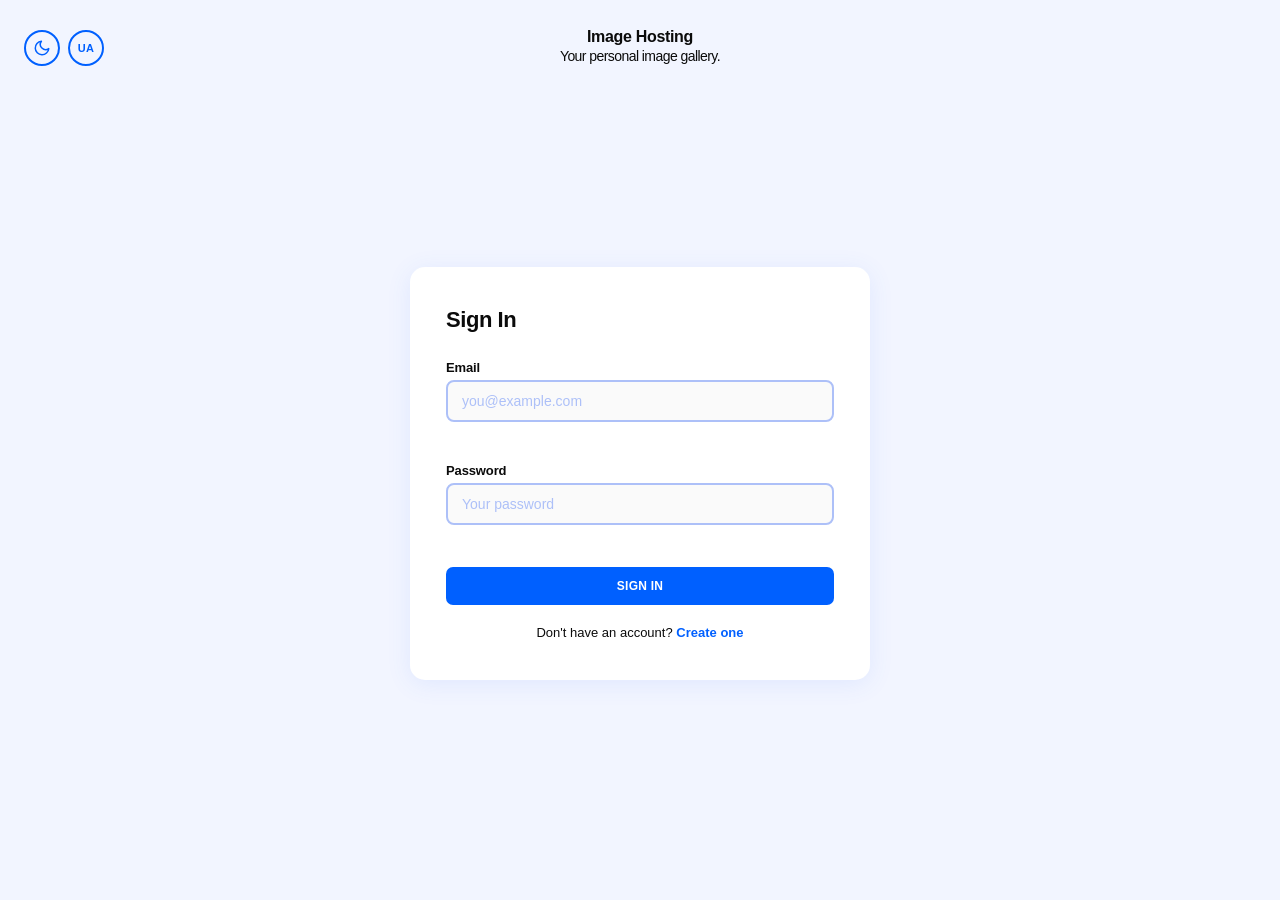
<file: services/frontend/index.html>
<!doctype html>
<html lang="en">
  <head>
    <meta charset="UTF-8" />
    <meta name="viewport" content="width=device-width, initial-scale=1.0" />
    <meta http-equiv="X-UA-Compatible" content="ie=edge" />
    <title>Image Hosting - Sign In</title>
    <link rel="icon" type="image/x-icon" href="base_images/ico/favicon.ico" />
    <script>
    /* Apply saved theme before first CSS paint to prevent flash of wrong theme. */
    (function () {
      var t = localStorage.getItem("theme");
      if (t) document.documentElement.setAttribute("data-theme", t);
    })();
  </script>
  <link rel="stylesheet" href="css/theme.css" />
  <link rel="stylesheet" href="css/auth.css" />
    <script src="js/theme.js" defer></script>
  <script src="js/lang.js" defer></script>
  <script src="js/index.js" defer></script>
  </head>
  <body>
    <div class="page-container">
      <header class="header-container">
        <a href="index.html" class="header-link">
          <h1 class="header-title">Image Hosting</h1>
        </a>
        <p class="header-subtitle" data-i18n="account.subtitle">Your personal image gallery.</p>
      </header>

      <main class="auth-container">
        <div class="auth-card">
          <h2 class="auth-heading" data-i18n="index.heading">Sign In</h2>

          <form class="auth-form" id="login-form" novalidate>
            <div class="form-group">
              <label for="email" data-i18n="index.label.email">Email</label>
              <input
                type="email"
                id="email"
                name="email"
                placeholder="you@example.com"
                autocomplete="email"
                required
              />
              <span class="field-error" id="email-error"></span>
            </div>

            <div class="form-group">
              <label for="password" data-i18n="index.label.pass">Password</label>
              <input
                type="password"
                id="password"
                name="password"
                placeholder="Your password"
                autocomplete="current-password"
                required
              />
              <span class="field-error" id="password-error"></span>
            </div>

            <button type="submit" class="btn btn-primary" id="login-btn" data-i18n="index.btn.submit">
              Sign In
            </button>
          </form>

          <p class="auth-switch">
            <span data-i18n="index.switch">Don't have an account?</span>
            <a href="register.html" class="auth-link" data-i18n="index.switch.link">Create one</a>
          </p>
        </div>
      </main>
    </div>

    <!-- Wrong credentials modal -->
    <div class="modal-overlay" id="wrong-credentials-overlay" role="dialog" aria-modal="true" aria-labelledby="wc-title" hidden>
      <div class="modal">
        <h3 class="modal-title" id="wc-title" data-i18n="index.modal.wrong_creds.title">Sign In Failed</h3>
        <p class="modal-body" data-i18n="index.modal.wrong_creds.body">Incorrect email or password. Please try again.</p>
        <div class="modal-actions">
          <button class="btn btn-primary" id="wrong-credentials-ok" data-i18n="modal.btn.ok">OK</button>
        </div>
      </div>
    </div>

    <!--
      Account locked modal.
      Body text is filled by index.js from the server response's `detail` field, so the wait time always matches the backend config.
    -->
    <div class="modal-overlay" id="account-locked-overlay" role="dialog" aria-modal="true" aria-labelledby="al-title" hidden>
      <div class="modal">
        <h3 class="modal-title" id="al-title" data-i18n="index.modal.locked.title">Account Temporarily Locked</h3>
        <p class="modal-body" id="al-body" data-i18n="index.modal.locked.body">
          Too many failed login attempts. Please try again later.
        </p>
        <div class="modal-actions">
          <button class="btn btn-primary" id="account-locked-ok" data-i18n="modal.btn.ok">OK</button>
        </div>
      </div>
    </div>

    <!-- Generic server error modal -->
    <div class="modal-overlay" id="server-error-overlay" role="dialog" aria-modal="true" aria-labelledby="se-title" hidden>
      <div class="modal">
        <h3 class="modal-title" id="se-title" data-i18n="index.modal.server_err.title">Something Went Wrong</h3>
        <p class="modal-body" data-i18n="index.modal.server_err.body">
          The server returned an unexpected error. Please try again in a moment.
        </p>
        <div class="modal-actions">
          <button class="btn btn-primary" id="server-error-ok" data-i18n="modal.btn.ok">OK</button>
        </div>
      </div>
    </div>

    <!-- Theme toggle - fixed top-left -->
    <button class="theme-toggle theme-toggle--fixed" id="theme-toggle" aria-label="Switch theme" title="Switch theme" type="button"></button>
    <!-- Language toggle - fixed top-left, beside theme toggle -->
    <button class="lang-toggle lang-toggle--fixed" id="lang-toggle" aria-label="Switch to Ukrainian" title="Switch to Ukrainian" type="button">UA</button>
  </body>
</html>
</file>
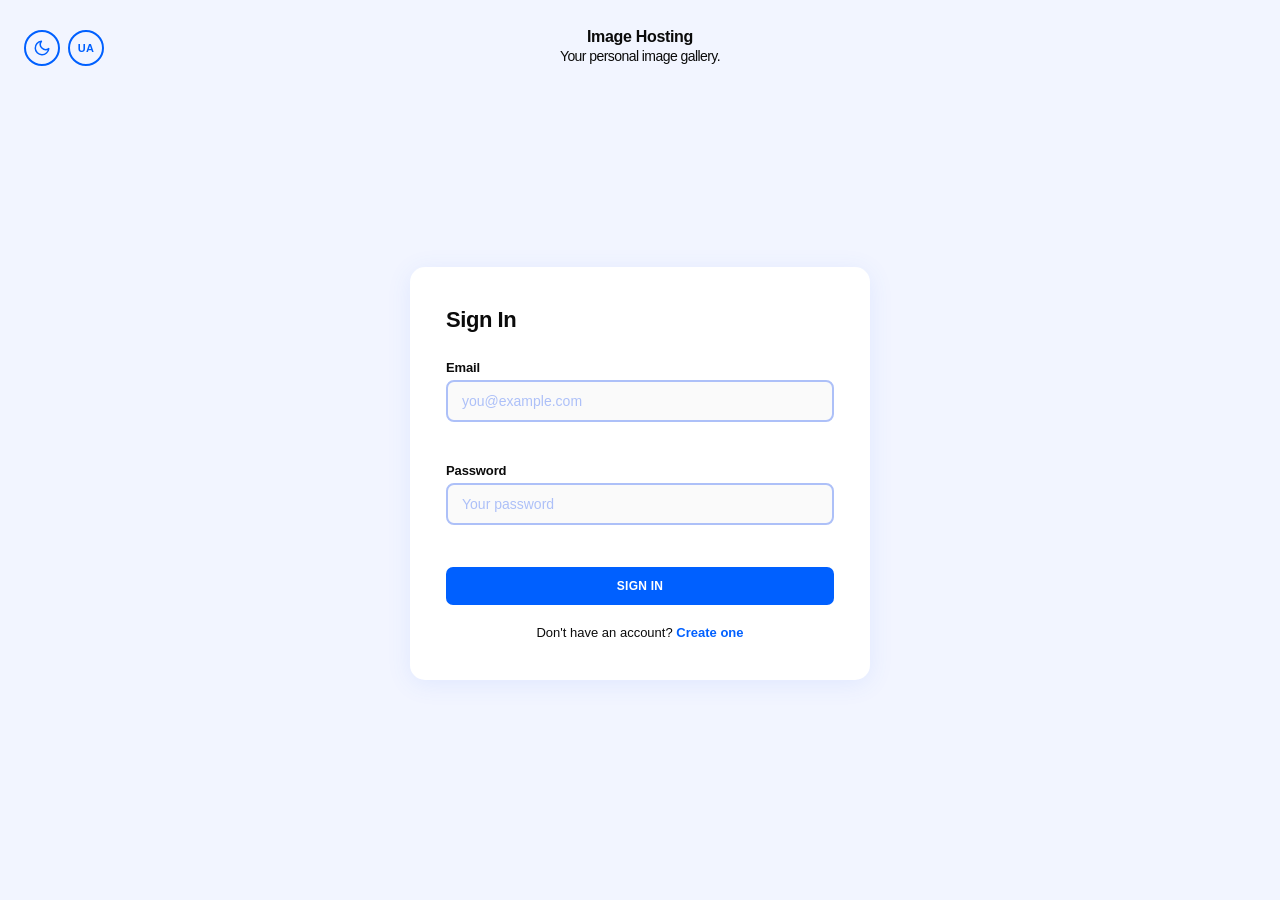
<file: services/frontend/admin.html>
<!doctype html>
<html lang="en">
  <head>
    <meta charset="UTF-8" />
    <meta name="viewport" content="width=device-width, initial-scale=1.0" />
    <meta http-equiv="X-UA-Compatible" content="ie=edge" />
    <title>Image Hosting - Admin Panel</title>
  <script>
    /* Apply saved theme before first CSS paint to prevent flash of wrong theme. */
    (function () {
      var t = localStorage.getItem("theme");
      if (t) document.documentElement.setAttribute("data-theme", t);
    })();
  </script>
    <link rel="icon" type="image/x-icon" href="base_images/ico/favicon.ico" />
  <link rel="stylesheet" href="css/theme.css" />
    <link rel="stylesheet" href="css/auth.css" />
    <link rel="stylesheet" href="css/admin.css" />
    <script src="js/theme.js" defer></script>
  <script src="js/lang.js" defer></script>
  <script src="js/admin.js" defer></script>
  </head>
  <body>
    <div class="page-container">
      <header class="header-container admin-header">
        <a href="upload.html" class="header-link">
          <h1 class="header-title">Image Hosting</h1>
        </a>
        <p class="header-subtitle" data-i18n="admin.subtitle">Admin Panel</p>
      </header>

      <main class="admin-main">
        <!-- LEFT PANEL: navigation -->
        <aside class="admin-sidebar">
          <nav class="sidebar-nav">
            <button class="sidebar-btn sidebar-btn--active" id="nav-stats" data-target="section-stats" data-i18n="admin.nav.stats">
              Statistics
            </button>
            <button class="sidebar-btn" id="nav-users" data-target="section-users" data-i18n="admin.nav.users">
              Users
            </button>
          </nav>

          <div class="sidebar-danger-zone">
            <span class="danger-label" data-i18n="admin.nav.label">Navigation</span>
            <a href="upload.html" class="btn btn-secondary admin-back-btn" data-i18n="admin.btn.back">Back to Gallery</a>
          </div>
        </aside>

        <!-- RIGHT PANEL: content sections -->
        <div class="admin-content">
          <!-- Statistics -->
          <section class="admin-section" id="section-stats">
            <h2 class="section-title" data-i18n="admin.stats.title">Statistics</h2>
            <div class="stats-grid" id="stats-grid">
              <div class="stat-card">
                <span class="stat-label" data-i18n="admin.stats.total_users">Total Users</span>
                <span class="stat-value" id="stat-total-users">-</span>
              </div>
              <div class="stat-card">
                <span class="stat-label" data-i18n="admin.stats.total_images">Total Images</span>
                <span class="stat-value" id="stat-total-images">-</span>
              </div>
              <div class="stat-card">
                <span class="stat-label" data-i18n="admin.stats.storage">Storage Used</span>
                <span class="stat-value" id="stat-total-size">-</span>
              </div>
              <div class="stat-card">
                <span class="stat-label" data-i18n="admin.stats.admins">Admins</span>
                <span class="stat-value" id="stat-admin-users">-</span>
              </div>
              <div class="stat-card stat-card--danger">
                <span class="stat-label" data-i18n="admin.stats.blocked">Blocked Users</span>
                <span class="stat-value" id="stat-blocked-users">-</span>
              </div>
            </div>
          </section>

          <!-- Users -->
          <section class="admin-section admin-section--hidden" id="section-users">
            <div class="users-toolbar">
              <h2 class="section-title" data-i18n="admin.users.title">Users</h2>
              <div class="users-toolbar-actions">
                <input
                  type="search"
                  id="user-search"
                  class="user-search-input"
                  placeholder="Search by email..."
                />
                <button class="btn btn-primary users-add-btn" id="open-add-user" data-i18n="admin.users.add">
                  + Add User
                </button>
              </div>
            </div>

            <div class="users-table-wrapper">
              <table class="users-table" id="users-table">
                <thead>
                  <tr>
                    <th data-i18n="admin.users.col.email">Email</th>
                    <th data-i18n="admin.users.col.role">Role</th>
                    <th data-i18n="admin.users.col.status">Status</th>
                    <th data-i18n="admin.users.col.images">Images</th>
                    <th data-i18n="admin.users.col.last_login">Last Login</th>
                    <th data-i18n="admin.users.col.registered">Registered</th>
                    <th data-i18n="admin.users.col.actions">Actions</th>
                  </tr>
                </thead>
                <tbody id="users-table-body">
                  <!-- Populated by admin.js -->
                </tbody>
              </table>
            </div>

            <div class="users-pagination" id="users-pagination">
              <!-- Populated by admin.js -->
            </div>
          </section>
        </div>
      </main>
    </div>

    <!-- User detail modal -->
    <div class="modal-overlay modal-overlay--wide" id="user-detail-overlay" role="dialog" aria-modal="true" aria-labelledby="ud-title" hidden>
      <div class="modal modal--wide">
        <div class="modal-header-row">
          <h3 class="modal-title" id="ud-title" data-i18n="admin.detail.title">User Details</h3>
          <button class="modal-close-x" id="user-detail-close" aria-label="Close">&times;</button>
        </div>

        <div class="user-detail-grid">
          <dl class="info-list">
            <dt data-i18n="admin.detail.email">Email</dt>
            <dd id="ud-email">-</dd>
            <dt data-i18n="admin.detail.role">Role</dt>
            <dd id="ud-role">-</dd>
            <dt data-i18n="admin.detail.status">Status</dt>
            <dd id="ud-status">-</dd>
            <dt data-i18n="admin.detail.registered">Registered</dt>
            <dd id="ud-created">-</dd>
            <dt data-i18n="admin.detail.last_login">Last Login</dt>
            <dd id="ud-last-login">-</dd>
            <dt data-i18n="admin.detail.ip">Registered IP</dt>
            <dd id="ud-ip">-</dd>
            <dt data-i18n="admin.detail.images">Total Images</dt>
            <dd id="ud-image-count">-</dd>
          </dl>

          <div class="user-detail-actions">
            <!--
              Button labels are set dynamically by admin.js based on the user's current is_admin / is_blocked state, so initial text here is just a placeholder.
            -->
            <button class="btn btn-secondary" id="ud-toggle-admin" data-i18n="admin.detail.btn.grant_admin">Grant Admin</button>
            <button class="btn btn-secondary" id="ud-toggle-block" data-i18n="admin.detail.btn.block">Block User</button>
            <button class="btn btn-secondary" id="ud-clear-lockout" data-i18n="admin.detail.btn.clear_lockout">Clear Lockout</button>
            <button class="btn btn-danger" id="ud-delete-user" data-i18n="admin.detail.btn.delete_user">Delete User</button>
          </div>
        </div>

        <h4 class="user-images-title" data-i18n="admin.detail.images_title">Images</h4>
        <div class="user-images-grid" id="user-images-grid"></div>
        <div class="users-pagination" id="user-images-pagination"></div>
      </div>
    </div>

    <!-- Add user modal -->
    <div class="modal-overlay" id="add-user-overlay" role="dialog" aria-modal="true" aria-labelledby="au-title" hidden>
      <div class="modal">
        <h3 class="modal-title" id="au-title" data-i18n="admin.add_user.title">Add User</h3>

        <form class="auth-form" id="add-user-form" novalidate>
          <div class="form-group">
            <label for="au-email" data-i18n="admin.add_user.email">Email</label>
            <input type="email" id="au-email" name="email" placeholder="user@example.com" autocomplete="off" required />
            <span class="field-error" id="au-email-error"></span>
          </div>

          <div class="form-group">
            <label for="au-password" data-i18n="admin.add_user.password">Password</label>
            <input type="password" id="au-password" name="password" placeholder="At least 8 characters" autocomplete="new-password" required minlength="8" />
            <span class="field-error" id="au-password-error"></span>
          </div>

          <div class="form-group form-group--checkbox">
            <label class="checkbox-label">
              <input type="checkbox" id="au-is-admin" name="is_admin" />
              <span data-i18n="admin.add_user.is_admin">Grant admin privileges</span>
            </label>
          </div>

          <div class="modal-actions">
            <button type="button" class="btn btn-secondary" id="add-user-cancel" data-i18n="admin.add_user.cancel">Cancel</button>
            <button type="submit" class="btn btn-primary" id="add-user-submit" data-i18n="admin.add_user.submit">Create User</button>
          </div>
        </form>
      </div>
    </div>

    <!-- Generic confirm modal -->
    <div class="modal-overlay" id="confirm-action-overlay" role="dialog" aria-modal="true" aria-labelledby="ca-title" hidden>
      <div class="modal">
        <h3 class="modal-title" id="ca-title" data-i18n="admin.confirm.title">Confirm Action</h3>
        <p class="modal-body" id="ca-body" data-i18n="admin.confirm.body">Are you sure?</p>
        <div class="modal-actions">
          <button class="btn btn-secondary" id="ca-cancel" data-i18n="admin.confirm.cancel">Cancel</button>
          <button class="btn btn-danger" id="ca-confirm" data-i18n="admin.confirm.confirm">Confirm</button>
        </div>
      </div>
    </div>

    <!-- Generic info modal -->
    <div class="modal-overlay" id="info-overlay" role="dialog" aria-modal="true" aria-labelledby="info-title" hidden>
      <div class="modal">
        <h3 class="modal-title" id="info-title" data-i18n="admin.info.title">Notice</h3>
        <p class="modal-body" id="info-body"></p>
        <div class="modal-actions">
          <button class="btn btn-primary" id="info-ok" data-i18n="modal.btn.ok">OK</button>
        </div>
      </div>
    </div>

    <button class="theme-toggle theme-toggle--fixed" id="theme-toggle" aria-label="Switch theme" title="Switch theme" type="button"></button>
    <button class="lang-toggle lang-toggle--fixed" id="lang-toggle" aria-label="Switch to Ukrainian" title="Switch to Ukrainian" type="button">UA</button>
  </body>
</html>
</file>
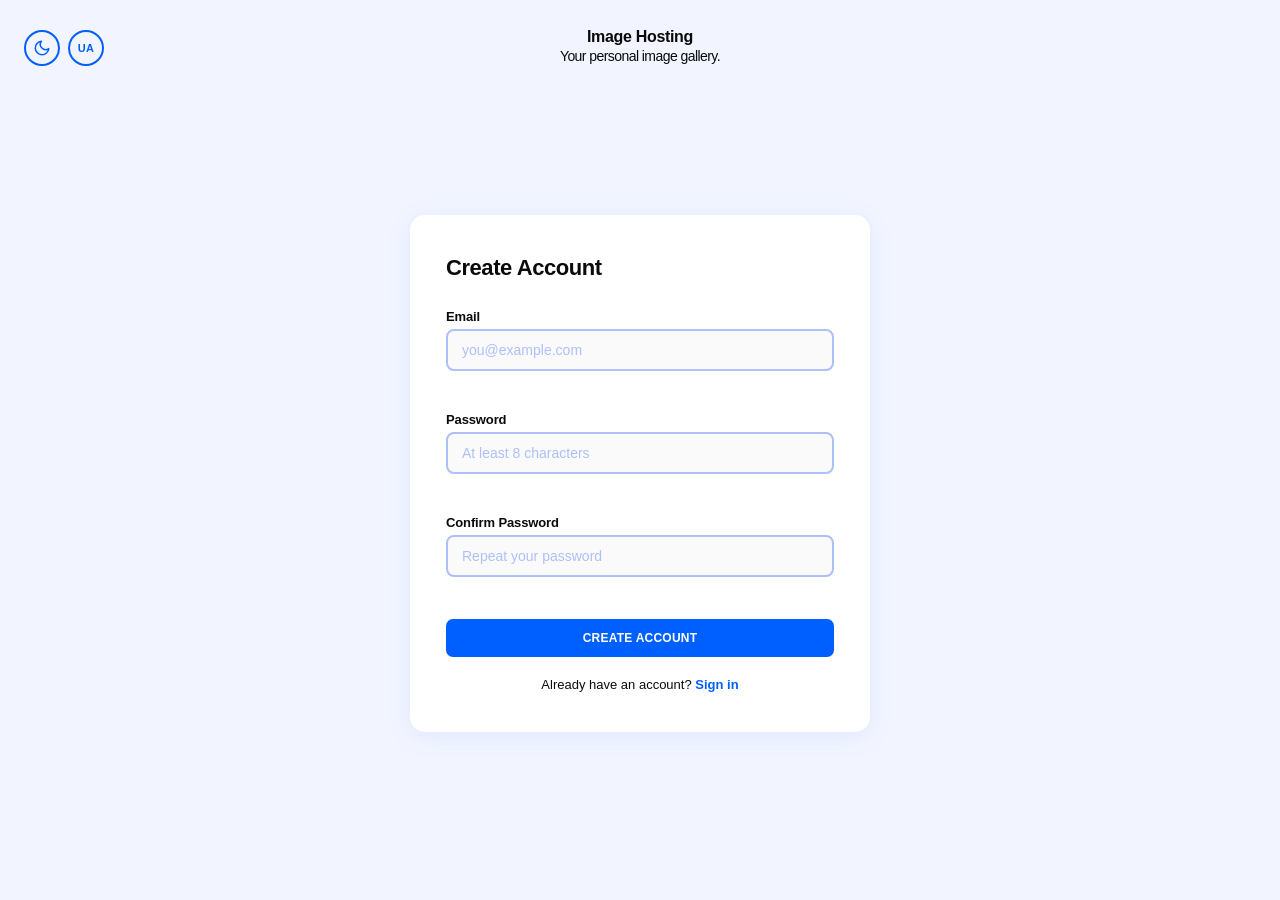
<file: services/frontend/register.html>
<!doctype html>
<html lang="en">
  <head>
    <meta charset="UTF-8" />
    <meta name="viewport" content="width=device-width, initial-scale=1.0" />
    <meta http-equiv="X-UA-Compatible" content="ie=edge" />
    <title>Image Hosting - Create Account</title>
    <link rel="icon" type="image/x-icon" href="base_images/ico/favicon.ico" />
    <script>
    /* Apply saved theme before first CSS paint to prevent flash of wrong theme. */
    (function () {
      var t = localStorage.getItem("theme");
      if (t) document.documentElement.setAttribute("data-theme", t);
    })();
  </script>
  <link rel="stylesheet" href="css/theme.css" />
  <link rel="stylesheet" href="css/auth.css" />
    <script src="js/theme.js" defer></script>
  <script src="js/lang.js" defer></script>
  <script src="js/register.js" defer></script>
  </head>
  <body>
    <div class="page-container">
      <header class="header-container">
        <a href="index.html" class="header-link">
          <h1 class="header-title">Image Hosting</h1>
        </a>
        <p class="header-subtitle" data-i18n="account.subtitle">Your personal image gallery.</p>
      </header>

      <main class="auth-container">
        <div class="auth-card">
          <h2 class="auth-heading" data-i18n="register.heading">Create Account</h2>

          <form class="auth-form" id="register-form" novalidate>
            <div class="form-group">
              <label for="email" data-i18n="register.label.email">Email</label>
              <input
                type="email"
                id="email"
                name="email"
                placeholder="you@example.com"
                autocomplete="email"
                required
              />
              <span class="field-error" id="email-error"></span>
            </div>

            <div class="form-group">
              <label for="password" data-i18n="register.label.pass">Password</label>
              <input
                type="password"
                id="password"
                name="password"
                placeholder="At least 8 characters"
                autocomplete="new-password"
                required
                minlength="8"
              />
              <span class="field-error" id="password-error"></span>
            </div>

            <div class="form-group">
              <label for="confirm-password" data-i18n="register.label.confirm">Confirm Password</label>
              <input
                type="password"
                id="confirm-password"
                name="confirm-password"
                placeholder="Repeat your password"
                autocomplete="new-password"
                required
              />
              <span class="field-error" id="confirm-password-error"></span>
            </div>

            <button type="submit" class="btn btn-primary" id="register-btn" data-i18n="register.btn.submit">
              Create Account
            </button>
          </form>

          <p class="auth-switch">
            <span data-i18n="register.switch">Already have an account?</span>
            <a href="index.html" class="auth-link" data-i18n="register.switch.link">Sign in</a>
          </p>
        </div>
      </main>
    </div>

    <!-- Email already registered modal -->
    <div class="modal-overlay" id="email-taken-overlay" role="dialog" aria-modal="true" aria-labelledby="et-title" hidden>
      <div class="modal">
        <h3 class="modal-title" id="et-title" data-i18n="register.modal.email_taken.title">Email Already in Use</h3>
        <p class="modal-body">
          <span data-i18n="register.modal.email_taken.body">An account with this email address already exists.</span>
          <a href="index.html" class="auth-link" data-i18n="register.modal.email_taken.link">Sign in instead?</a>
        </p>
        <div class="modal-actions">
          <button class="btn btn-primary" id="email-taken-ok" data-i18n="modal.btn.ok">OK</button>
        </div>
      </div>
    </div>

    <!-- Registration success modal - JS auto-redirects after 2.5s, no close button needed -->
    <div class="modal-overlay" id="register-success-overlay" role="dialog" aria-modal="true" aria-labelledby="rs-title" hidden>
      <div class="modal">
        <h3 class="modal-title" id="rs-title" data-i18n="register.modal.success.title">Account Created!</h3>
        <p class="modal-body" data-i18n="register.modal.success.body">
          Your account has been created successfully. You will be redirected to the sign-in page now.
        </p>
      </div>
    </div>

    <!-- Generic server error modal -->
    <div class="modal-overlay" id="server-error-overlay" role="dialog" aria-modal="true" aria-labelledby="se-title" hidden>
      <div class="modal">
        <h3 class="modal-title" id="se-title" data-i18n="register.modal.server_err.title">Something Went Wrong</h3>
        <p class="modal-body" data-i18n="register.modal.server_err.body">
          The server returned an unexpected error. Please try again in a moment.
        </p>
        <div class="modal-actions">
          <button class="btn btn-primary" id="server-error-ok" data-i18n="modal.btn.ok">OK</button>
        </div>
      </div>
    </div>

    <button class="theme-toggle theme-toggle--fixed" id="theme-toggle" aria-label="Switch theme" title="Switch theme" type="button"></button>
    <button class="lang-toggle lang-toggle--fixed" id="lang-toggle" aria-label="Switch to Ukrainian" title="Switch to Ukrainian" type="button">UA</button>
  </body>
</html>
</file>
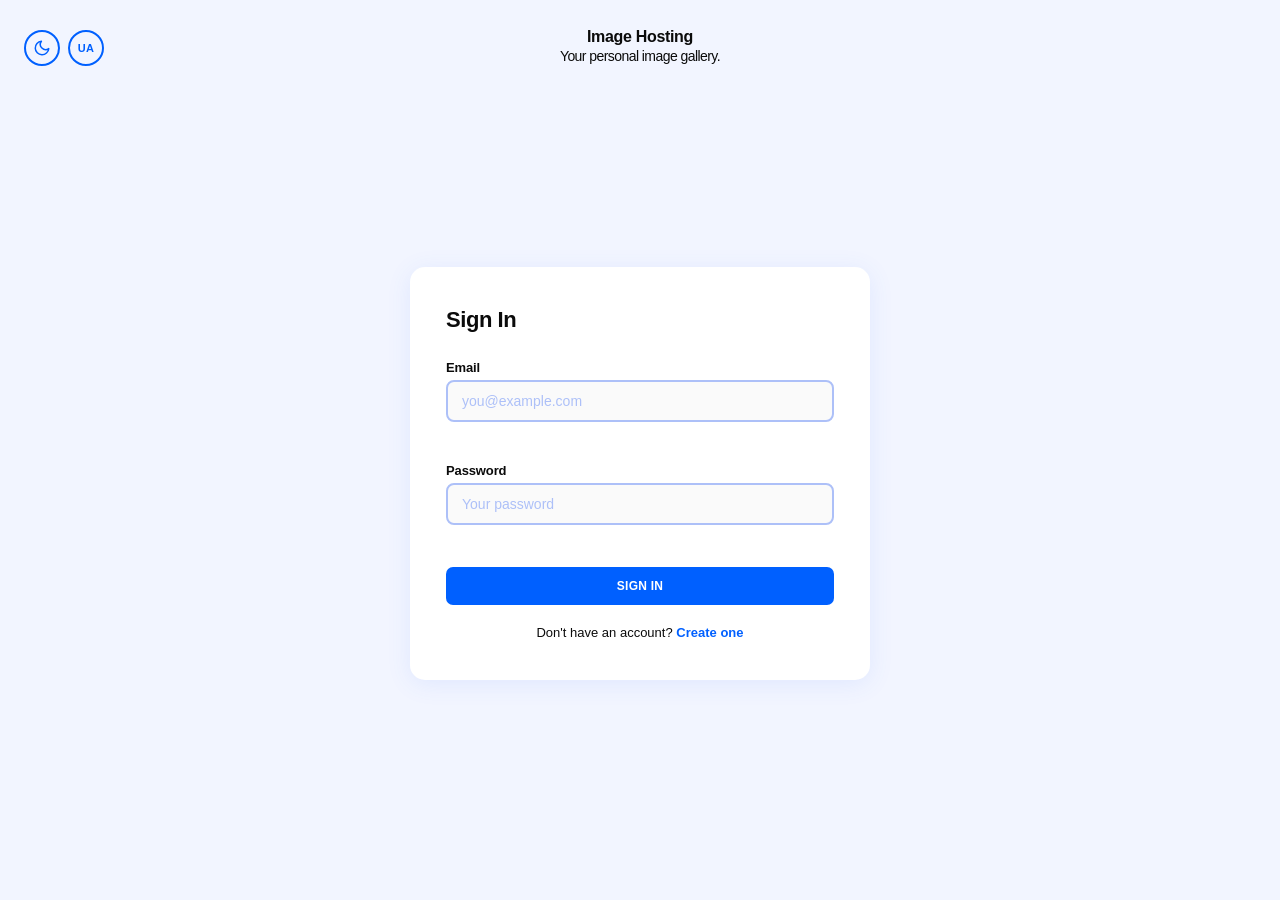
<file: services/frontend/upload.html>
<!doctype html>
<html lang="en">
  <head>
    <meta charset="UTF-8" />
    <meta
      name="viewport"
      content="width=device-width, user-scalable=no, initial-scale=1.0, maximum-scale=1.0, minimum-scale=1.0"
    />
    <meta http-equiv="X-UA-Compatible" content="ie=edge" />
    <!--
        Page title reflects the dual purpose of this page (upload + gallery).
        upload.js redirects unauthenticated visitors to index.html before anything here renders.
    -->
    <title>My Gallery</title>
    <link rel="icon" type="image/x-icon" href="base_images/ico/favicon.ico" />
    <script>
    /* Apply saved theme before first CSS paint to prevent flash of wrong theme. */
    (function () {
      var t = localStorage.getItem("theme");
      if (t) document.documentElement.setAttribute("data-theme", t);
    })();
  </script>
  <link rel="stylesheet" href="css/theme.css" />
  <link rel="stylesheet" href="css/upload.css" />
    <script src="js/theme.js" defer></script>
  <script src="js/lang.js" defer></script>
  <script src="js/modal.js" defer></script>
  <script src="js/upload.js" defer></script>
  <script src="js/tabs.js" defer></script>
  </head>
  <body>
    <section class="page-container">
      <header class="header-container">
        <!-- Left slot: theme + lang toggles. Min-width mirrors header-actions-group so the title stays centred. -->
        <div class="header-left-group">
          <!-- Theme toggle - switches dark/light mode; icon and aria-label set by theme.js / lang.js -->
          <button
            class="theme-toggle"
            id="theme-toggle"
            aria-label="Switch theme"
            title="Switch theme"
            type="button"
          ></button>
          <!-- Language toggle - switches EN/UA; label and aria-label set by lang.js -->
          <button
            class="lang-toggle"
            id="lang-toggle"
            aria-label="Switch to Ukrainian"
            title="Switch to Ukrainian"
            type="button"
          >UA</button>
        </div>

        <div class="header-title-group">
          <!--
            Clicking the title switches to the Images tab.
            data-tab is read by tabs.js.
          -->
          <a
            class="header-link header-title-link"
            data-tab="images"
            id="header-gallery-link"
          >
            <h1 class="header-title">My Gallery</h1>
          </a>
          <p class="header-subtitle" data-i18n="header.subtitle">
            Upload selfies, memes, or any fun pictures here.
          </p>
        </div>

        <!--
          Header-right group - account icon + optional admin shield.
          Admin icon is hidden by default; upload.js reveals it only after GET /auth/me confirms is_admin: true (never trust the JWT alone).
        -->
        <div class="header-actions-group">
          <a
            href="admin.html"
            class="admin-icon-link"
            id="admin-icon-link"
            aria-label="Admin Panel"
            title="Admin Panel"
            hidden
          >
            <div class="admin-icon">
              <svg
                class="admin-icon-svg"
                viewBox="0 0 24 24"
                fill="none"
                xmlns="http://www.w3.org/2000/svg"
                aria-hidden="true"
              >
                <path
                  d="M12 2L4 5v6c0 5 3.4 9.4 8 11 4.6-1.6 8-6 8-11V5l-8-3z"
                  stroke="currentColor"
                  stroke-width="2"
                  stroke-linejoin="round"
                />
                <path
                  d="M9 12l2 2 4-4"
                  stroke="currentColor"
                  stroke-width="2"
                  stroke-linecap="round"
                  stroke-linejoin="round"
                />
              </svg>
            </div>
          </a>

          <a
            href="account.html"
            class="account-icon-link"
            id="account-icon-link"
            aria-label="My Account"
          >
            <div class="account-icon" id="account-icon">
              <svg
                class="account-icon-svg"
                viewBox="0 0 24 24"
                fill="none"
                xmlns="http://www.w3.org/2000/svg"
                aria-hidden="true"
              >
                <circle cx="12" cy="8" r="4" stroke="currentColor" stroke-width="2" />
                <path
                  d="M4 20c0-4 3.6-7 8-7s8 3 8 7"
                  stroke="currentColor"
                  stroke-width="2"
                  stroke-linecap="round"
                />
              </svg>
            </div>
          </a>
        </div>
      </header>

      <nav class="toggle-tabs">
        <span class="toggle-tab active upload-pictures-button" data-tab="upload" data-i18n="upload.tab.upload">Upload</span>
        <span class="toggle-tab inactive uploaded-images-button" data-tab="images" data-i18n="upload.tab.images">Images</span>
      </nav>

      <!-- Upload section -->
      <section id="upload-tab" class="upload-section tab-content">
        <div class="upload-pad" id="uploadArea">
          <div class="cloud-picture-container">
            <svg
              class="cloud-picture"
              width="47"
              height="39"
              viewBox="0 0 47 39"
              fill="none"
              xmlns="http://www.w3.org/2000/svg"
            >
              <path d="M31.5 27.5L23.5 19.5L15.5 27.5" stroke="#4676FB" stroke-width="2" stroke-linecap="round" stroke-linejoin="round" />
              <path d="M23.5 19.5V37.5" stroke="#4676FB" stroke-width="2" stroke-linecap="round" stroke-linejoin="round" />
              <path d="M40.2799 32.28C42.2306 31.2165 43.7716 29.5338 44.6597 27.4973C45.5477 25.4607 45.7323 23.1865 45.1843 21.0334C44.6363 18.8803 43.3869 16.971 41.6333 15.6069C39.8796 14.2428 37.7216 13.5015 35.4999 13.5H32.9799C32.3745 11.1585 31.2462 8.98467 29.6798 7.14199C28.1134 5.2993 26.1496 3.8357 23.9361 2.86121C21.7226 1.88673 19.317 1.42672 16.9002 1.51576C14.4833 1.60481 12.1181 2.2406 9.98227 3.37533C7.84649 4.51006 5.99574 6.1142 4.56916 8.06716C3.14259 10.0201 2.1773 12.2711 1.74588 14.6508C1.31446 17.0305 1.42813 19.4771 2.07835 21.8065C2.72856 24.136 3.8984 26.2877 5.49992 28.1" stroke="#4676FB" stroke-width="2" stroke-linecap="round" stroke-linejoin="round" />
              <path d="M31.5 27.5L23.5 19.5L15.5 27.5" stroke="#4676FB" stroke-width="2" stroke-linecap="round" stroke-linejoin="round" />
            </svg>
          </div>
          <div class="description-container">
            <p class="upload-main-text" id="upload-main-text" data-i18n="upload.pad.main">
              Select a file or drag and drop here
            </p>
            <p class="description-text" id="upload-sub-text" data-i18n="upload.pad.sub">
              Only support .jpg, .jpeg, .png, and gif.<br />Maximum file size is 5MB
            </p>
          </div>
        </div>

        <label for="fileInput" class="browse-button browse-button-text" id="browse-button" data-i18n="upload.browse">Browse your file</label>
        <input type="file" id="fileInput" accept=".jpg,.jpeg,.png,.gif" />

        <section class="url-container">
          <span class="url-title url-title-text" data-i18n="upload.url.title">Current Upload</span>
          <div class="url-upload">
            <input
              class="url"
              type="text"
              id="resultLink"
              name="resultLink"
              placeholder="https://"
              readonly
            />
            <button class="url-copy-button url-copy-button-text copyBtn" id="copyBtn" data-i18n="upload.url.copy">
              Copy
            </button>
          </div>
        </section>
      </section>

      <!-- Images Section -->
      <section class="images-section tab-content hidden" id="images-tab">
        <div class="hidden-table table">
          <!-- JS will inject per-page / sort controls here -->
        </div>
        <!-- JS will inject image grid and pagination here -->
      </section>
    </section>
    <footer class="footer-container"></footer>
  </body>
</html>
</file>
<file: services/frontend/css/theme.css>
/* =============================================================================
   The design token layer for the Image Hosting Application.
   All colour decisions live here. No rule in this file should reference any HTML class or element; it only defines custom properties on :root / [data-theme].

   USAGE
   -----
   Every other CSS file must import this file (via <link> in <head>) BEFORE its own rules, then reference colours exclusively through var(--token-name).

   THEME SWITCHING
   ---------------
   theme.js sets data-theme="dark" | "light" on <html> based on localStorage.
   A bare :root block provides the light palette as the default.
   The @media block applies dark values when the OS preference is dark AND the user has not pinned a theme manually (i.e. no data-theme attribute at all).
   The [data-theme="dark"] block is the explicit override and always wins.

   TOKEN NAMING
   ------------
   --color-bg              Page / body background
   --color-surface         Card, modal, input background (one level above bg)
   --color-surface-alt     Slightly tinted surface (stat cards, table stripes)
   --color-surface-input   Input field background
   --color-border          Default border / divider colour
   --color-border-focus    Input focus ring
   --color-text            Primary body text
   --color-text-secondary  Secondary / muted text (descriptions, subtitles)
   --color-hint            Placeholder text, label hints (#adc0f8 family)
   --color-accent          Brand blue - primary buttons, active states
   --color-accent-hover    Darker blue for hover states
   --color-accent-light    Low-opacity blue tint (card backgrounds, hover fills)
   --color-accent-mid      Mid-blue used in pagination, badge borders
   --color-danger          Destructive actions (delete, error)
   --color-danger-hover    Darker red for hover
   --color-danger-light    Low-opacity red tint (danger stat card, badge bg)
   --color-success         Success badge / icon colour
   --color-success-light   Low-opacity green tint (badge bg)
   --color-warning         Warning badge colour (locked-out state)
   --color-warning-light   Low-opacity orange tint (badge bg)
   --color-shadow          Box-shadow colour (rgba, so kept as a full value)
   --color-modal-overlay   Semi-transparent backdrop for modals
   --color-viewer-gold     Viewer page accent (darkgoldenrod - intentional style)
   --color-viewer-btn-bg   Viewer action button background (intentional dark)
   ============================================================================= */

/* ---------------------------------------------------------------------------
   Light theme (default)
   --------------------------------------------------------------------------- */

:root {
  /* Backgrounds */
  --color-bg:             #f2f5ff;
  --color-surface:        #ffffff;
  --color-surface-alt:    #f2f5ff;
  --color-surface-input:  #fafafa;

  /* Borders */
  --color-border:         #e0e0e0;
  --color-border-focus:   #4676fb;
  --color-border-card:    #eef1fb;

  /* Text */
  --color-text:           #0b0b0b;
  --color-text-secondary: #555555;
  --color-text-muted:     #6f86c9;
  --color-hint:           #adc0f8;

  /* Accent (brand blue) */
  --color-accent:         #0060ff;
  --color-accent-hover:   #0052e0;
  --color-accent-light:   rgba(70, 118, 251, 0.08);
  --color-accent-mid:     rgba(0, 96, 255, 0.08);
  --color-accent-border:  #adc0f8;

  /* Semantic colours */
  --color-danger:         #f44336;
  --color-danger-hover:   #d32f2f;
  --color-danger-light:   rgba(244, 67, 54, 0.08);
  --color-success:        #4caf50;
  --color-success-light:  rgba(76, 175, 80, 0.12);
  --color-warning:        #e68a00;
  --color-warning-light:  rgba(255, 152, 0, 0.12);

  /* Shadows & overlays */
  --color-shadow:         rgba(70, 118, 251, 0.10);
  --color-shadow-modal:   rgba(0, 0, 0, 0.25);
  --color-modal-overlay:  rgba(0, 0, 0, 0.55);

  /* Viewer page - intentional dark aesthetic kept in both themes */
  --color-viewer-gold:    darkgoldenrod;
  --color-viewer-btn-bg:  #1a1a1a;
  --color-viewer-btn-fg:  darkgoldenrod;

  /* Theme toggle icon hint (used by theme.js to know current state) */
  --theme-is-dark: 0;
}

/* ---------------------------------------------------------------------------
   Dark theme - explicit pin via data-theme="dark" (set by theme.js)
   --------------------------------------------------------------------------- */

[data-theme="dark"] {
  /* Backgrounds */
  --color-bg:             #0f1117;
  --color-surface:        #1a1d27;
  --color-surface-alt:    #20243a;
  --color-surface-input:  #13161f;

  /* Borders */
  --color-border:         #2e3354;
  --color-border-focus:   #4676fb;
  --color-border-card:    #252943;

  /* Text */
  --color-text:           #e8ecf5;
  --color-text-secondary: #9aa3be;
  --color-text-muted:     #6272a4;
  --color-hint:           #4a5580;

  /* Accent - same blue, slightly brighter on dark bg */
  --color-accent:         #4d8cff;
  --color-accent-hover:   #3a7aff;
  --color-accent-light:   rgba(77, 140, 255, 0.12);
  --color-accent-mid:     rgba(77, 140, 255, 0.10);
  --color-accent-border:  #3a4875;

  /* Semantic colours - slightly desaturated to avoid harshness on dark */
  --color-danger:         #ef5350;
  --color-danger-hover:   #c62828;
  --color-danger-light:   rgba(239, 83, 80, 0.12);
  --color-success:        #66bb6a;
  --color-success-light:  rgba(102, 187, 106, 0.12);
  --color-warning:        #ffa726;
  --color-warning-light:  rgba(255, 167, 38, 0.12);

  /* Shadows & overlays - deeper on dark bg */
  --color-shadow:         rgba(0, 0, 0, 0.35);
  --color-shadow-modal:   rgba(0, 0, 0, 0.60);
  --color-modal-overlay:  rgba(0, 0, 0, 0.75);

  /* Viewer - gold pops well on dark; keep it */
  --color-viewer-gold:    #d4a017;
  --color-viewer-btn-bg:  #0a0a0a;
  --color-viewer-btn-fg:  #d4a017;

  --theme-is-dark: 1;
}

/* ---------------------------------------------------------------------------
   Dark theme - OS-level preference fallback (no manual pin)
   Applies when the user hasn't toggled anything; respects prefers-color-scheme.
   The :not([data-theme="light"]) guard ensures a manually-pinned light theme wins over the OS dark preference.
   --------------------------------------------------------------------------- */

@media (prefers-color-scheme: dark) {
  :root:not([data-theme="light"]) {
    --color-bg:             #0f1117;
    --color-surface:        #1a1d27;
    --color-surface-alt:    #20243a;
    --color-surface-input:  #13161f;

    --color-border:         #2e3354;
    --color-border-focus:   #4676fb;
    --color-border-card:    #252943;

    --color-text:           #e8ecf5;
    --color-text-secondary: #9aa3be;
    --color-text-muted:     #6272a4;
    --color-hint:           #4a5580;

    --color-accent:         #4d8cff;
    --color-accent-hover:   #3a7aff;
    --color-accent-light:   rgba(77, 140, 255, 0.12);
    --color-accent-mid:     rgba(77, 140, 255, 0.10);
    --color-accent-border:  #3a4875;

    --color-danger:         #ef5350;
    --color-danger-hover:   #c62828;
    --color-danger-light:   rgba(239, 83, 80, 0.12);
    --color-success:        #66bb6a;
    --color-success-light:  rgba(102, 187, 106, 0.12);
    --color-warning:        #ffa726;
    --color-warning-light:  rgba(255, 167, 38, 0.12);

    --color-shadow:         rgba(0, 0, 0, 0.35);
    --color-shadow-modal:   rgba(0, 0, 0, 0.60);
    --color-modal-overlay:  rgba(0, 0, 0, 0.75);

    --color-viewer-gold:    #d4a017;
    --color-viewer-btn-bg:  #0a0a0a;
    --color-viewer-btn-fg:  #d4a017;

    --theme-is-dark: 1;
  }
}
</file>
<file: services/frontend/css/auth.css>
/* =============================================================================
   Shared styles for authentication pages
   Used by: index.html (login), register.html, account.html

   Design tokens mirror the existing upload.css system:
     Background  #F2F5FF
     Text        #0B0B0B
     Hint/muted  #ADC0F8
     Blue        #0060FF  (hover: #0052e0)
     Accent      #4676FB
     Surface     #FAFAFA / white
     Danger      #f44336  (hover: #d32f2f)
     Font        Inter, sans-serif
   ============================================================================= */

/* ---------------------------------------------------------------------------
   Reset & base
   --------------------------------------------------------------------------- */

body {
  margin: 0;
  font-family: Inter, sans-serif;
  background-color: var(--color-bg);
  /* Base text colour  ensures all un-styled text respects the active theme token. */
  color: var(--color-text);
}

button {
  border: none;
  font-family: Inter, sans-serif;
  cursor: pointer;
}

/* ---------------------------------------------------------------------------
   Page shell - same centred max-width wrapper used across all pages
   --------------------------------------------------------------------------- */

.page-container {
  width: 100%;
  min-height: 100vh;
  max-width: 1440px;
  margin: 0 auto;
  position: relative;
  display: flex;
  flex-direction: column;
  align-items: center;
}

/* ---------------------------------------------------------------------------
   Header - visually identical to upload.css header
   The <a> wrapper removes the underline while keeping the element a link.
   --------------------------------------------------------------------------- */

.header-container {
  display: flex;
  flex-direction: column;
  align-items: center;
  gap: 2px;
  padding-top: 30px;
  width: 293px;
}

.header-link {
  text-decoration: none;
  display: flex;
  flex-direction: column;
  align-items: center;
  gap: 2px;
}

.header-title {
  margin: 0;
  font-weight: 700;
  font-size: 16px;
  line-height: 14px;
  letter-spacing: -0.02em;
  color: var(--color-text);
  cursor: pointer;
}

.header-subtitle {
  margin: 0;
  width: 293px;
  font-weight: 300;
  font-size: 14px;
  line-height: 150%;
  letter-spacing: -0.04em;
  color: var(--color-text);
  text-align: center;
}

/* ---------------------------------------------------------------------------
   Auth container - centres the card vertically in the remaining space
   --------------------------------------------------------------------------- */

.auth-container {
  flex: 1;
  display: flex;
  align-items: center;
  justify-content: center;
  padding: 40px 16px 60px;
  width: 100%;
  box-sizing: border-box;
}

/* ---------------------------------------------------------------------------
   Auth card - the white box holding the form
   --------------------------------------------------------------------------- */

.auth-card {
  background: var(--color-surface);
  border-radius: 15px;
  padding: 40px 36px;
  width: 100%;
  max-width: 460px;
  box-shadow: 0 4px 24px var(--color-shadow);
  box-sizing: border-box;
}

.auth-heading {
  margin: 0 0 28px;
  font-weight: 700;
  font-size: 22px;
  line-height: 1.2;
  letter-spacing: -0.02em;
  color: var(--color-text);
}

/* ---------------------------------------------------------------------------
   Form layout
   --------------------------------------------------------------------------- */

.auth-form {
  display: flex;
  flex-direction: column;
  gap: 20px;
}

.form-group {
  display: flex;
  flex-direction: column;
  gap: 6px;
}

.form-group label {
  font-weight: 600;
  font-size: 13px;
  line-height: 1;
  letter-spacing: -0.01em;
  color: var(--color-text);
}

.form-group input {
  font-family: Inter, sans-serif;
  font-size: 14px;
  font-weight: 400;
  line-height: 1.4;
  color: var(--color-text);
  background-color: var(--color-surface-input);
  border: 2px solid var(--color-accent-border);
  border-radius: 8px;
  padding: 10px 14px;
  outline: none;
  transition: border-color 0.15s ease;
  box-sizing: border-box;
  width: 100%;
  /*
     * Explicit height prevents the field from growing when a browser password-manager badge is injected into a password input,
     * which can cause the field to expand into an infinite row on paste/focus.
     */
  height: 42px;
  overflow: hidden;
}

.form-group input::placeholder {
  color: var(--color-hint);
  font-weight: 300;
}

.form-group input:focus {
  border-color: var(--color-border-focus);
  background-color: var(--color-surface);
}

/*
 * Visual indicator for invalid fields - applied by JS after a failed submit attempt, not on every keystroke (avoids nagging the user).
 */
.form-group input.input-error {
  border-color: var(--color-danger);
}

/* Inline validation message beneath the input */
.field-error {
  font-size: 12px;
  font-weight: 500;
  color: var(--color-danger);
  min-height: 16px; /* keeps layout stable when empty */
  line-height: 1.3;
}

/* ---------------------------------------------------------------------------
   Buttons - three semantic variants used across auth pages
   --------------------------------------------------------------------------- */

.btn {
  display: inline-flex;
  align-items: center;
  justify-content: center;
  font-family: Inter, sans-serif;
  font-weight: 600;
  font-size: 12px;
  letter-spacing: 0.02em;
  text-transform: uppercase;
  border: none;
  border-radius: 7px;
  padding: 12px 16px;
  cursor: pointer;
  transition:
    background-color 0.15s ease,
    transform 0.1s ease,
    box-shadow 0.15s ease;
}

.btn:hover {
  transform: translateY(-1px);
  box-shadow: 0 4px 12px rgba(0, 0, 0, 0.12);
}

.btn:active {
  transform: translateY(0);
  box-shadow: none;
}

/* Primary - blue, used for the main submit action */
.btn-primary {
  background-color: var(--color-accent);
  color: #ffffff;
  width: 100%;
}

.btn-primary:hover {
  background-color: var(--color-accent-hover);
}

/* Secondary - muted, used for cancel / back actions */
.btn-secondary {
  background-color: var(--color-border);
  color: var(--color-text);
}

.btn-secondary:hover {
  background-color: #b8b8b8;
}

/* Danger - red, used for destructive actions like Delete Account */
.btn-danger {
  background-color: var(--color-danger);
  color: #ffffff;
}

.btn-danger:hover {
  background-color: var(--color-danger-hover);
}

/* ---------------------------------------------------------------------------
   "Already have an account? Sign in" - the link beneath the form
   --------------------------------------------------------------------------- */

.auth-switch {
  margin: 20px 0 0;
  font-size: 13px;
  font-weight: 400;
  color: var(--color-text);
  text-align: center;
}

.auth-link {
  color: var(--color-accent);
  font-weight: 600;
  text-decoration: none;
}

.auth-link:hover {
  text-decoration: underline;
}

/* ---------------------------------------------------------------------------
   Modals - used on index.html, register.html, and account.html.
   These pages use the `hidden` attribute toggle pattern (no JS class-based transitions),
   so the overlay uses `display: none` via [hidden] and flex centering when shown.
   --------------------------------------------------------------------------- */

/*
 * The overlay itself is full-screen and semi-transparent.
 * When the `hidden` attribute is removed by JS, the flex layout centres the modal card.
 */
.modal-overlay {
  position: fixed;
  inset: 0;
  background: var(--color-modal-overlay);
  display: flex;
  align-items: center;
  justify-content: center;
  z-index: 10000;
  padding: 16px;
  box-sizing: border-box;
}

/* [hidden] overrides the flex display set above */
.modal-overlay[hidden] {
  display: none;
}

/* The white card inside the overlay */
.modal {
  background: var(--color-surface);
  border-radius: 15px;
  padding: 30px;
  max-width: 450px;
  width: 100%;
  box-shadow: 0 10px 40px var(--color-shadow-modal);
  box-sizing: border-box;
}

.modal-title {
  margin: 0 0 12px;
  font-size: 20px;
  font-weight: 700;
  color: var(--color-text);
  letter-spacing: -0.02em;
}

/* Danger variant - red title for destructive-action modals */
.modal-title--danger {
  color: var(--color-danger);
}

.modal-body {
  margin: 0 0 24px;
  font-size: 14px;
  line-height: 1.6;
  color: var(--color-text-secondary);
}

.modal-body strong {
  color: var(--color-text);
}

/* Row of action buttons, right-aligned */
.modal-actions {
  display: flex;
  gap: 10px;
  justify-content: flex-end;
}

/* Modal action buttons inherit .btn but are narrower (no width: 100%) */
.modal-actions .btn {
  width: auto;
  min-width: 80px;
}


/* ---------------------------------------------------------------------------
   Theme toggle button - shared across all pages that include auth.css
   Sits in a dedicated left slot in the header on upload/viewer pages, or absolutely positioned top-left on auth/account/admin pages.
   --------------------------------------------------------------------------- */

.theme-toggle {
  display: flex;
  align-items: center;
  justify-content: center;
  width: 36px;
  height: 36px;
  border-radius: 50%;
  /*
   * Use a tinted background rather than transparent so the button is legible on both the white auth-card area and the #f2f5ff page bg.
   * In dark mode the surface-alt token gives the same effect on dark bg.
   */
  background: var(--color-surface-alt);
  border: 2px solid var(--color-accent);
  color: var(--color-accent);
  cursor: pointer;
  flex-shrink: 0;
  transition:
    background-color 0.2s ease,
    border-color 0.2s ease,
    color 0.2s ease,
    transform 0.2s ease;
}

.theme-toggle:hover {
  background-color: var(--color-accent);
  border-color: var(--color-accent);
  color: #ffffff;
  transform: scale(1.08);
}

.theme-toggle:active {
  transform: scale(0.95);
}

/* Positioned variant for pages with a centred header (auth, account, admin).
   Sits at the same visual height as the header title without disturbing the centred layout of the title / subtitle group.*/
.theme-toggle--fixed {
  position: fixed;
  top: 30px;
  left: 24px;
}

/*
 * Language toggle button - same circular style as .theme-toggle but shows a text label ("EN" / "UA") instead of an SVG icon.
 * Font is slightly smaller so the two-letter code fits cleanly inside the circle.
 */
.lang-toggle {
  display: flex;
  align-items: center;
  justify-content: center;
  width: 36px;
  height: 36px;
  border-radius: 50%;
  background: var(--color-surface-alt);
  border: 2px solid var(--color-accent);
  color: var(--color-accent);
  font-family: Inter, sans-serif;
  font-size: 11px;
  font-weight: 700;
  letter-spacing: 0.03em;
  cursor: pointer;
  flex-shrink: 0;
  transition:
    background-color 0.2s ease,
    border-color 0.2s ease,
    color 0.2s ease,
    transform 0.2s ease;
}

.lang-toggle:hover {
  background-color: var(--color-accent);
  border-color: var(--color-accent);
  color: #ffffff;
  transform: scale(1.08);
}

.lang-toggle:active {
  transform: scale(0.95);
}

/*
 * Positioned variant - sits immediately to the right of .theme-toggle--fixed.
 * left = 24px (theme left) + 36px (theme width) + 8px (gap) = 68px.
 */
.lang-toggle--fixed {
  position: fixed;
  top: 30px;
  left: 68px;
}

/* ---------------------------------------------------------------------------
   Utility
   --------------------------------------------------------------------------- */

.hidden {
  display: none !important;
}

/* ---------------------------------------------------------------------------
   Responsive - tablet (768px and below)
   --------------------------------------------------------------------------- */

@media (max-width: 768px) {
  .auth-card {
    padding: 28px 20px;
  }

  .auth-heading {
    font-size: 20px;
    margin-bottom: 22px;
  }
}

/* ---------------------------------------------------------------------------
   Responsive - mobile (480px and below)
   --------------------------------------------------------------------------- */

@media (max-width: 480px) {
  .header-container {
    width: 90%;
    padding-top: 20px;
  }

  .header-subtitle {
    width: 100%;
    font-size: 12px;
  }

  .auth-container {
    padding: 24px 12px 40px;
    align-items: flex-start;
  }

  .auth-card {
    padding: 24px 16px;
    border-radius: 12px;
  }

  .auth-heading {
    font-size: 18px;
  }

  .modal {
    padding: 20px;
  }

  .modal-title {
    font-size: 18px;
  }

  .modal-body {
    font-size: 13px;
  }

  .modal-actions {
    flex-direction: column-reverse;
    gap: 8px;
  }

  .modal-actions .btn {
    width: 100%;
    padding: 14px;
  }
}
</file>
<file: services/frontend/css/admin.css>
/* =============================================================================
   Layout styles for admin.html
   Depends on: auth.css (body, buttons, modals, form elements, .page-container, .header-container, .info-list)

   This file contains everything unique to admin.html:
     - Two-column sidebar + content layout (mirrors account.css)
     - Stats grid (dashboard cards)
     - Users table + pagination
     - Wide modal variant for user detail (info + image browser)
     - Add user form extras (checkbox)
   ============================================================================= */

/* ---------------------------------------------------------------------------
   Header - admin.html has no account icon, so the title can center normally
   --------------------------------------------------------------------------- */

.admin-header {
  width: 100%;
  max-width: 293px;
}

/* ---------------------------------------------------------------------------
   Admin main - two-column layout: sidebar (left) + content (right)
   Identical structure to .account-main in account.css.
   --------------------------------------------------------------------------- */

.admin-main {
  display: flex;
  flex-direction: row;
  align-items: flex-start;
  gap: 24px;
  width: 100%;
  max-width: 1100px;
  padding: 40px 16px 60px;
  box-sizing: border-box;
}

/* ---------------------------------------------------------------------------
   Sidebar - same pattern as .account-sidebar
   --------------------------------------------------------------------------- */

.admin-sidebar {
  display: flex;
  flex-direction: column;
  gap: 32px;
  flex-shrink: 0;
  width: 180px;
}

.sidebar-nav {
  display: flex;
  flex-direction: column;
  gap: 6px;
}

.sidebar-btn {
  display: block;
  width: 100%;
  padding: 10px 14px;
  background: transparent;
  border: none;
  border-radius: 8px;
  text-align: left;
  font-family: Inter, sans-serif;
  font-size: 14px;
  font-weight: 500;
  color: var(--color-hint);
  cursor: pointer;
  transition:
    background-color 0.12s ease,
    color 0.12s ease;
}

.sidebar-btn:hover {
  background-color: var(--color-accent-light);
  color: var(--color-accent);
}

.sidebar-btn--active {
  background-color: var(--color-accent-mid);
  color: var(--color-accent);
  font-weight: 700;
}

.sidebar-danger-zone {
  display: flex;
  flex-direction: column;
  gap: 8px;
}

.danger-label {
  font-size: 11px;
  font-weight: 600;
  letter-spacing: 0.06em;
  text-transform: uppercase;
  color: var(--color-hint);
  padding: 0 2px;
}

.admin-back-btn {
  width: 100%;
  text-align: center;
  text-decoration: none;
  box-sizing: border-box;
}

/* ---------------------------------------------------------------------------
   Content area
   --------------------------------------------------------------------------- */

.admin-content {
  flex: 1;
  min-width: 0;
}

.admin-section {
  background: var(--color-surface);
  border-radius: 15px;
  padding: 32px 28px;
  box-shadow: 0 4px 24px var(--color-shadow);
  box-sizing: border-box;
}

.admin-section--hidden {
  display: none;
}

.section-title {
  margin: 0 0 24px;
  font-weight: 700;
  font-size: 18px;
  line-height: 1.2;
  letter-spacing: -0.02em;
  color: var(--color-text);
}

/* ---------------------------------------------------------------------------
   Statistics grid
   --------------------------------------------------------------------------- */

.stats-grid {
  display: grid;
  grid-template-columns: repeat(3, 1fr);
  gap: 16px;
}

.stat-card {
  display: flex;
  flex-direction: column;
  gap: 6px;
  background-color: var(--color-surface-alt);
  border-radius: 12px;
  padding: 18px 20px;
}

.stat-card--danger {
  background-color: var(--color-danger-light);
}

.stat-label {
  font-size: 12px;
  font-weight: 600;
  letter-spacing: 0.04em;
  text-transform: uppercase;
  color: var(--color-hint);
}

.stat-card--danger .stat-label {
  color: var(--color-danger);
}

.stat-value {
  font-size: 28px;
  font-weight: 700;
  color: var(--color-text);
  letter-spacing: -0.02em;
}

/* ---------------------------------------------------------------------------
   Users toolbar - search + add user button
   --------------------------------------------------------------------------- */

.users-toolbar {
  display: flex;
  align-items: center;
  justify-content: space-between;
  gap: 16px;
  flex-wrap: wrap;
  margin-bottom: 20px;
}

.users-toolbar .section-title {
  margin-bottom: 0;
}

.users-toolbar-actions {
  display: flex;
  align-items: center;
  gap: 10px;
}

.user-search-input {
  font-family: Inter, sans-serif;
  font-size: 13px;
  color: var(--color-text);
  background-color: var(--color-surface-input);
  border: 2px solid var(--color-accent-border);
  border-radius: 8px;
  padding: 8px 12px;
  outline: none;
  transition: border-color 0.15s ease;
  width: 220px;
  box-sizing: border-box;
}

.user-search-input:focus {
  border-color: var(--color-border-focus);
  background-color: var(--color-surface);
}

.users-add-btn {
  width: auto;
  white-space: nowrap;
}

/* ---------------------------------------------------------------------------
   Users table
   --------------------------------------------------------------------------- */

.users-table-wrapper {
  overflow-x: auto;
  -webkit-overflow-scrolling: touch;
}

.users-table {
  width: 100%;
  border-collapse: collapse;
  font-size: 13px;
}

.users-table th,
.users-table td {
  text-align: left;
  padding: 10px 12px;
  border-bottom: 1px solid var(--color-border-card);
  white-space: nowrap;
}

.users-table th {
  font-size: 11px;
  font-weight: 600;
  letter-spacing: 0.04em;
  text-transform: uppercase;
  color: var(--color-hint);
}

.users-table tbody tr:hover {
  background-color: var(--color-accent-light);
  cursor: pointer;
}

.users-table td.email-cell {
  font-weight: 500;
  word-break: break-all;
  white-space: normal;
  max-width: 220px;
}

/* Role / status badges */
.badge {
  display: inline-block;
  padding: 2px 8px;
  border-radius: 12px;
  font-size: 11px;
  font-weight: 600;
  letter-spacing: 0.02em;
}

.badge--admin {
  background-color: var(--color-accent-mid);
  color: var(--color-accent);
}

.badge--user {
  background-color: var(--color-accent-light);
  color: var(--color-text-muted);
}

.badge--active {
  background-color: var(--color-success-light);
  color: var(--color-success);
}

.badge--blocked {
  background-color: var(--color-danger-light);
  color: var(--color-danger);
}

.badge--locked {
  background-color: var(--color-warning-light);
  color: var(--color-warning);
}

.users-table-actions {
  display: flex;
  gap: 6px;
}

.table-action-btn {
  border: none;
  background: none;
  cursor: pointer;
  font-size: 16px;
  padding: 4px 6px;
  border-radius: 6px;
  transition: background-color 0.12s ease;
  line-height: 1;
}

.table-action-btn:hover {
  background-color: var(--color-accent-light);
}

/* ---------------------------------------------------------------------------
   Pagination - shared by users table and per-user image browser
   --------------------------------------------------------------------------- */

.users-pagination {
  display: flex;
  align-items: center;
  justify-content: center;
  gap: 8px;
  margin-top: 18px;
  flex-wrap: wrap;
}

.pagination-btn {
  border: 2px solid var(--color-accent-border);
  background: var(--color-surface);
  color: var(--color-accent);
  font-family: Inter, sans-serif;
  font-size: 13px;
  font-weight: 600;
  border-radius: 8px;
  padding: 6px 12px;
  cursor: pointer;
  transition:
    border-color 0.15s ease,
    background-color 0.15s ease;
}

.pagination-btn:hover:not(:disabled) {
  border-color: var(--color-border-focus);
  background-color: var(--color-accent-light);
}

.pagination-btn:disabled {
  opacity: 0.4;
  cursor: not-allowed;
}

.pagination-btn--active {
  background-color: var(--color-accent);
  color: white;
  border-color: var(--color-accent);
}

.pagination-info {
  font-size: 13px;
  color: var(--color-text-muted);
  padding: 0 6px;
}

/* ---------------------------------------------------------------------------
   Wide modal variant - user detail
   --------------------------------------------------------------------------- */

/*
 * auth.css defines .modal-overlay with display: flex (so it can center its content), but does not know about admin.html's modal IDs specifically
 * - this [hidden] override must be re-declared here because admin.css loads after auth.css
 * and otherwise the [hidden] attribute on these overlays has no effect, leaving every modal permanently visible and blocking all clicks on the page underneath it.
 */
.modal-overlay[hidden] {
  display: none;
}

.modal--wide {
  max-width: 720px;
}

.modal-header-row {
  display: flex;
  align-items: flex-start;
  justify-content: space-between;
  margin-bottom: 12px;
}

.modal-header-row .modal-title {
  margin: 0;
}

.modal-close-x {
  border: none;
  background: none;
  font-size: 28px;
  line-height: 1;
  color: var(--color-hint);
  cursor: pointer;
  padding: 0 4px;
  transition: color 0.12s ease;
}

.modal-close-x:hover {
  color: var(--color-danger);
}

.user-detail-grid {
  display: flex;
  gap: 24px;
  flex-wrap: wrap;
  margin-bottom: 24px;
}

.user-detail-grid .info-list {
  flex: 1 1 260px;
  min-width: 0;
}

.user-detail-actions {
  display: flex;
  flex-direction: column;
  gap: 8px;
  flex: 0 0 180px;
}

.user-detail-actions .btn {
  width: 100%;
  font-size: 11px;
}

.user-detail-actions .btn:disabled {
  opacity: 0.45;
  cursor: not-allowed;
}

.user-detail-actions .btn:disabled:hover {
  transform: none;
  box-shadow: none;
}

.user-images-title {
  margin: 0 0 12px;
  font-size: 14px;
  font-weight: 700;
  color: var(--color-text);
  letter-spacing: -0.01em;
}

.user-images-grid {
  display: grid;
  grid-template-columns: repeat(auto-fill, minmax(110px, 1fr));
  gap: 10px;
  max-height: 280px;
  overflow-y: auto;
  padding-right: 4px;
}

.user-image-card {
  position: relative;
  border-radius: 8px;
  overflow: hidden;
  aspect-ratio: 1 / 1;
  background-color: var(--color-surface-alt);
}

.user-image-card img {
  width: 100%;
  height: 100%;
  object-fit: cover;
  display: block;
}

.user-image-delete {
  position: absolute;
  top: 4px;
  right: 4px;
  background: rgba(244, 67, 54, 0.85);
  color: white;
  border: none;
  border-radius: 6px;
  font-size: 12px;
  padding: 2px 6px;
  cursor: pointer;
  opacity: 0;
  transition: opacity 0.12s ease;
}

.user-image-card:hover .user-image-delete {
  opacity: 1;
}

.user-images-empty {
  font-size: 13px;
  color: var(--color-hint);
  padding: 12px 0;
}

/* ---------------------------------------------------------------------------
   Add user form extras
   --------------------------------------------------------------------------- */

.form-group--checkbox {
  flex-direction: row;
  align-items: center;
  gap: 8px;
}

.checkbox-label {
  display: flex;
  align-items: center;
  gap: 8px;
  font-weight: 500 !important;
  font-size: 13px !important;
  cursor: pointer;
}

.checkbox-label input[type="checkbox"] {
  width: 16px;
  height: 16px;
  cursor: pointer;
}

/* ---------------------------------------------------------------------------
   Responsive - tablet (768px and below)
   --------------------------------------------------------------------------- */

@media (max-width: 768px) {
  .admin-main {
    flex-direction: column;
    gap: 16px;
    padding: 24px 16px 48px;
  }

  .admin-sidebar {
    width: 100%;
    flex-direction: column;
    gap: 8px;
  }

  .sidebar-nav {
    flex-direction: row;
    gap: 6px;
  }

  .sidebar-btn {
    flex: 1;
    text-align: center;
  }

  .sidebar-danger-zone {
    flex-direction: row;
  }

  .danger-label {
    display: none;
  }

  .admin-section {
    padding: 24px 20px;
  }

  .stats-grid {
    grid-template-columns: repeat(2, 1fr);
  }

  .user-detail-grid {
    flex-direction: column;
  }

  .user-detail-actions {
    flex: 1;
  }
}

/* ---------------------------------------------------------------------------
   Responsive - mobile (480px and below)
   --------------------------------------------------------------------------- */

@media (max-width: 480px) {
  .admin-main {
    padding: 16px 12px 40px;
    gap: 12px;
  }

  .sidebar-danger-zone {
    flex-direction: column;
  }

  .admin-section {
    padding: 20px 16px;
    border-radius: 12px;
  }

  .stats-grid {
    grid-template-columns: 1fr;
  }

  .stat-value {
    font-size: 24px;
  }

  .users-toolbar {
    flex-direction: column;
    align-items: stretch;
  }

  .users-toolbar-actions {
    flex-direction: column;
    align-items: stretch;
  }

  .user-search-input {
    width: 100%;
  }

  .users-add-btn {
    width: 100%;
  }

  .modal--wide {
    max-width: 95%;
  }

  .user-images-grid {
    grid-template-columns: repeat(auto-fill, minmax(80px, 1fr));
    max-height: 220px;
  }
}
</file>
<file: services/frontend/css/upload.css>
body {
  margin: 0;
  font-family: Inter, sans-serif;
  background-color: var(--color-bg);
  /* Base text colour  ensures all un-styled text respects the active theme token. */
  color: var(--color-text);
}

button {
  border: none;
  font-family: Inter, sans-serif;
  cursor: pointer;
}

.page-container {
  width: 100%;
  height: auto;
  max-width: 1440px;
  margin: 0 auto;
  position: relative;
}

/* Header Section */
.header-container {
  position: absolute;
  top: 20px;
  left: 0;
  right: 0;
  padding: 0 24px;
  display: flex;
  flex-direction: row;
  align-items: center;
  justify-content: space-between;
  width: auto;
  height: auto;
}

.header-title-group {
  display: flex;
  flex-direction: column;
  align-items: center;
  gap: 2px;
  flex: 1;
  min-width: 0;
  position: relative;
  right: 10px;
}

.header-title {
  margin-top: 0;
  margin-bottom: 0;
  font-weight: 700;
  font-size: 16px;
  line-height: 14px;
  letter-spacing: -0.02em;
  color: var(--color-text);
  text-align: center;
}

.header-subtitle {
  margin: 0;
  max-width: 440px;
  font-weight: 300;
  font-size: 14px;
  line-height: 150%;
  letter-spacing: -0.04em;
  color: var(--color-text);
  text-align: center;
}

/* Account icon - top-right corner, links to account.html */
.account-icon-link {
  text-decoration: none;
  flex-shrink: 0; /* don't compress the icon */
}

.account-icon {
  width: 40px;
  height: 40px;
  border-radius: 50%;
  background-color: var(--color-accent);
  color: #ffffff;
  display: flex;
  align-items: center;
  justify-content: center;
  font-size: 15px;
  font-weight: 700;
  letter-spacing: 0.03em;
  user-select: none;
  transition:
    background-color 0.2s,
    transform 0.2s;
}

.account-icon:hover {
  background-color: var(--color-accent-hover);
  transform: scale(1.08);
}

.account-icon-svg {
  width: 22px;
  height: 22px;
  color: #ffffff;
}

/* Header left slot  theme toggle lives here on upload/viewer pages.
   Same min-width as header-actions-group (2 × 40px icons + 10px gap = 90px) so flex space-between keeps the title visually centred between both sides.
   */
.header-left-group {
  display: flex;
  flex-direction: row;
  align-items: center;
  gap: 8px;
  flex-shrink: 0;
  min-width: 90px;
}

/*
 * Theme toggle button - strips all browser-default button chrome (border, background, outline) and renders as a 40×40 circular icon button that
 * matches the account/admin icon dimensions.
 * The SVG icon inside is injected by theme.js at runtime.
 */
.theme-toggle {
  width: 40px;
  height: 40px;
  border-radius: 50%;
  border: 2px solid var(--color-border);
  background-color: var(--color-surface);
  color: var(--color-text-secondary);
  display: flex;
  align-items: center;
  justify-content: center;
  cursor: pointer;
  padding: 0;
  transition:
    background-color 0.2s,
    border-color 0.2s,
    color 0.2s,
    transform 0.2s;
  box-sizing: border-box;
  flex-shrink: 0;
}

.theme-toggle:hover {
  background-color: var(--color-accent-light);
  border-color: var(--color-accent);
  color: var(--color-accent);
  transform: scale(1.08);
}

/*
 * Language toggle button - same circular dimensions as .theme-toggle but displays a two-letter text label ("EN" / "UA") set by lang.js.
 */
.lang-toggle {
  width: 40px;
  height: 40px;
  border-radius: 50%;
  border: 2px solid var(--color-border);
  background-color: var(--color-surface);
  color: var(--color-text-secondary);
  display: flex;
  align-items: center;
  justify-content: center;
  cursor: pointer;
  padding: 0;
  font-family: Inter, sans-serif;
  font-size: 11px;
  font-weight: 700;
  letter-spacing: 0.03em;
  transition:
    background-color 0.2s,
    border-color 0.2s,
    color 0.2s,
    transform 0.2s;
  box-sizing: border-box;
  flex-shrink: 0;
}

.lang-toggle:hover {
  background-color: var(--color-accent-light);
  border-color: var(--color-accent);
  color: var(--color-accent);
  transform: scale(1.08);
}

.header-actions-group {
  display: flex;
  flex-direction: row;
  align-items: center;
  gap: 10px;
  flex-shrink: 0;
}
 
/* Admin icon - hidden by default via the `hidden` attribute in HTML.
   upload.js removes `hidden` only after GET /auth/me confirms is_admin. */
.admin-icon-link {
  text-decoration: none;
  flex-shrink: 0;
}
 
.admin-icon {
  width: 40px;
  height: 40px;
  border-radius: 50%;
  background-color: var(--color-surface-input);
  color: var(--color-accent);
  border: 2px solid var(--color-accent);
  display: flex;
  align-items: center;
  justify-content: center;
  user-select: none;
  transition:
    background-color 0.2s,
    transform 0.2s;
  box-sizing: border-box;
}
 
.admin-icon:hover {
  background-color: var(--color-accent);
  color: #ffffff;
  transform: scale(1.08);
}
 
.admin-icon-svg {
  width: 20px;
  height: 20px;
  color: inherit;
}

/* Tabs */
/*
 * Toggle tabs bar - centred horizontally.
 * Width is auto so that longer translated labels (e.g. Ukrainian) don't wrap.
 * white-space: nowrap on each tab prevents the label itself from breaking.
 */
.toggle-tabs {
  position: absolute;
  display: flex;
  gap: 24px;
  transform: translate(-50%);
  left: 50%;
  top: 117px;
  height: 24px;
  font-weight: 700;
  font-size: 20px;
  line-height: 100%;
  white-space: nowrap;
}

.toggle-tab {
  font-size: 20px;
  font-weight: 700;
  cursor: pointer;
  white-space: nowrap;
}

.toggle-tab.active {
  color: var(--color-accent);
}

.toggle-tab.inactive {
  color: var(--color-hint);
}

.upload-pictures-button {
  position: relative;
  display: inline;
  vertical-align: middle;
  color: var(--color-accent);
  background-color: var(--color-bg);
  font-weight: 700;
  font-size: 20px;
  line-height: 100%;
  letter-spacing: 0;
}

.uploaded-images-button {
  position: relative;
  display: inline;
  vertical-align: middle;
  left: 14px;
  color: var(--color-hint);
  background-color: var(--color-bg);
  font-weight: 700;
  font-size: 20px;
  line-height: 100%;
  letter-spacing: 0;
}

/* Upload Section */
.upload-pad {
  position: absolute;
  display: inline;
  transform: translate(-50%);
  left: 50%;
  top: 191px;
  width: 472px;
  height: 200px;
  border-radius: 10px;
  padding: 16px 32px;
  border: 2px dashed var(--color-accent);
}

.upload-pad.dragover {
  border-color: var(--color-accent);
  background: var(--color-accent-light);
  transition: background 0.2s;
}

.cloud-picture-container {
  width: 48px;
  height: 48px;
  position: absolute;
  display: inline;
  transform: translate(-50%);
  left: 50%;
  top: 53px;
}

.cloud-picture {
  position: absolute;
  width: 44px;
  height: 36px;
  top: 6px;
  left: 2px;
  border: 2px;
}

.description-container {
  width: 270px;
  height: 63px;
  position: absolute;
  display: inline-block;
  top: 110px;
  left: 135px;
}

.upload-main-text {
  position: relative;
  align-content: center;
  width: 265px;
  height: 35px;
  font-weight: 400;
  font-size: 14px;
  text-align: center;
  color: var(--color-text);
  overflow-x: clip;
  overflow-y: clip;
}

.description-text {
  position: relative;
  align-content: center;
  width: 270px;
  height: 34px;
  font-weight: 400;
  font-size: 14px;
  text-align: center;
  color: var(--color-hint);
  margin-top: -10px;
}

input[type="file"] {
  display: none;
}

.browse-button {
  position: absolute;
  display: inline;
  transform: translate(-50%);
  left: 50%;
  width: 509px;
  height: 20px;
  background-color: var(--color-accent);
  top: 451px;
  border-radius: 7px;
  padding: 12px 16px;
  border: none;
  cursor: pointer;
}

.browse-button-text {
  color: #ffffff;
  font-weight: 600;
  font-size: 12px;
  text-align: center;
  text-transform: uppercase;
  line-height: 100%;
  letter-spacing: 0.02em;
  align-content: center;
}

.url-container {
  position: absolute;
  display: flex;
  transform: translate(-50%);
  left: 50%;
  width: 540px;
  height: 96px;
  top: 540px;
}

.url-title {
  position: absolute;
  top: 0;
  width: 539px;
  height: 24px;
}

.url-title-text {
  font-weight: 700;
  font-size: 16px;
  line-height: 24px;
  color: var(--color-text);
  letter-spacing: -0.03em;
}

.url-upload {
  position: absolute;
  display: inline-flex;
  align-items: center;
  width: 505px;
  height: 30px;
  top: 35px;
  padding: 16px;
  border: 2px solid var(--color-border-focus);
  background-color: var(--color-surface-input);
  border-radius: 12px;
  /* Prevent child overflow when the button label is longer in another language */
  overflow: hidden;
}

.url {
  position: relative;
  font-weight: 400;
  font-size: 16px;
  line-height: 20px;
  color: var(--color-text-muted);
  /* Let the input take all remaining space; the button determines its own width */
  flex: 1;
  min-width: 0;
  height: 20px;
  letter-spacing: 0.02em;
  border: none;
  background-color: var(--color-surface-input);
  outline: none;
  caret-color: transparent;
}

.url-copy-button {
  position: relative;
  /* min-width instead of fixed width so longer translated labels fit */
  min-width: 59px;
  height: 30px;
  border: none;
  left: 8px;
  border-radius: 8px;
  background-color: var(--color-accent);
  flex-shrink: 0;
  white-space: nowrap;
  padding: 0 10px;
}

.url-copy-button-text {
  color: #ffffff;
  font-weight: 600;
  font-size: 12px;
  line-height: 18px;
  letter-spacing: 0;
  text-transform: uppercase;
}

/* Upload error */
.upload-error {
  font-weight: 600;
  font-size: 14px;
  line-height: 100%;
  letter-spacing: 0;
  text-align: center;
  color: var(--color-danger);
  position: relative;
  align-content: center;
  width: 270px;
  height: 29px;
}

/* Successful upload */
.url-successful-upload {
  font-weight: 400;
  line-height: 20px;
  color: var(--color-text);
  position: relative;
  font-size: 16px;
  width: 441px;
  height: 20px;
  letter-spacing: 0.02em;
}

.hidden {
  display: none !important;
}

/* Images Section */
.no-images-msg {
  position: absolute;
  padding: 40px;
  top: 130px;
  left: 51%;
  transform: translate(-50%);
  font-size: 18px;
  color: var(--color-text-secondary);
}

.table {
  position: relative;
  display: flex;
  flex-direction: row;
  width: 95%;
  height: auto;
  top: 171px;
  left: 30px;
  padding-bottom: 2%;
  align-content: center;
  justify-content: flex-start;
  align-items: flex-start;
  flex-wrap: wrap;
  gap: 2%;
}

.image-element {
  position: relative;
  display: flex;
  width: 30%;
  margin-top: 2%;
  flex-direction: column;
  justify-content: center;
  align-items: center;
}

.image-element:hover {
  transform: scale(1.05);
  box-shadow: 0 0 10px darkgoldenrod;
  border-radius: 20px;
}

.image {
  height: 300px;
  width: 100%;
  border-radius: 20px 20px 0 0;
  background-size: cover;
  cursor: pointer;
  position: relative;
  display: flex;
}

.new-tab {
  width: 36px;
  height: 36px;
  border-radius: 10px;
  top: 15px;
  right: 16px;
  position: absolute;
  background: url("../base_images/ico/new-tab.png");
  background-size: cover;
}

.new-tab:hover {
  transform: scale(1.15);
  box-shadow: 0 0 5px black;
  border-radius: 8px;
}

.image-beneath {
  height: 100px;
  width: 100%;
  border-radius: 0 0 20px 20px;
  position: relative;
  background-color: var(--color-viewer-btn-bg);
}

.image-buttons-container {
  width: 90%;
  height: 65%;
  top: 50%;
  left: 21px;
  position: absolute;
  transform: translate(0, -50%);
  display: flex;
}

.copy-button {
  width: 80%;
  height: 50%;
  border-radius: 10px;
  top: 25%;
  position: absolute;
  background-color: darkgoldenrod;
  color: black;
  font-size: large;
  font-weight: lighter;
  letter-spacing: 0.5em;
}

.copy-button:hover {
  box-shadow: 0 0 22px darkgoldenrod,
    0 0 3px darkgoldenrod
}

.delete-button {
  height: 36px;
  width: 38px;
  min-height: 30px;
  min-width: 30px;
  max-height: 50px;
  max-width: 50px;
  border-radius: 15px;
  top: 20%;
  position: absolute;
  margin-left: 90%;
  background-size: cover;
  background-color: black;
  font-size: 25px;
  display: flex;
  align-items: center;
  justify-content: center;
  /* color: white; */
}

/* Pagination and Controls */
.perpage-controls {
  margin: 10px 0;
  text-align: left;
  font-size: 14px;
  width: 100%;
}

.perpage-controls label {
  display: inline-flex;
  align-items: center;
  gap: 5px;
  font-size: 17px;
  font-weight: bold;
  margin-left: 5%;
}

.perpage-controls select {
  padding: 3px 6px;
  font-size: 16px;
  border: none;
  /* Both background and foreground must use tokens so the dropdown is readable in both light and dark mode.
     Without an explicit color the browser falls back to its default (black), which is invisible on a dark --color-bg. */
  background-color: var(--color-bg);
  color: var(--color-text);
}

.pagination-container {
  display: flex;
  justify-content: center;
  align-items: center;
  gap: 10px;
  margin: 15px 0;
  font-size: 14px;
  position: relative;
  top: 175px;
}

.pagination-container button {
  padding: 5px 12px;
  font-size: 17px;
  font-weight: 300;
  cursor: pointer;
  background-color: darkgoldenrod;
  border-radius: 7px;
}

.pagination-container button:disabled {
  opacity: 0.5;
  cursor: not-allowed;
}

#pageInfo {
  min-width: 80px;
  text-align: center;
  font-size: 16px;
}

/* Footer */
.footer-container {
  width: 100%;
  height: 50px;
  top: 175px;
  position: relative;
}

/* ========================================
   RESPONSIVE DESIGN - MEDIA QUERIES
   ======================================== */

/* Large tablets and small desktops (1024px and below) */
@media (max-width: 1024px) {
  .header-subtitle {
    width: 100%;
    text-align: center;
  }

  .upload-pad {
    width: 85%;
    max-width: 450px;
  }

  .browse-button {
    width: 85%;
    max-width: 480px;
  }

  .url-container {
    width: 85%;
    max-width: 520px;
  }

  .url-upload {
    width: calc(100% - 32px);
  }

  .url {
    width: calc(100% - 80px);
  }

  /* Images grid - 2 columns */
  .table {
    width: 90%;
    left: 5%;
  }

  .image-element {
    width: 47%;
  }

  .delete-button {
    height: 32px;
    width: 34px;
    font-size: 22px;
  }
}

/* Tablets and large phones (768px and below) */
@media (max-width: 768px) {
  .header-container {
    top: 20px;
    /* full-width span inherited from base rule */
  }

  .header-title {
    font-size: 14px;
  }

  .header-subtitle {
    font-size: 12px;
    width: 100%;
  }

  .toggle-tabs {
    top: 90px;
    font-size: 18px;
  }

  .toggle-tab {
    font-size: 18px;
  }

  /* Upload section */
  .upload-pad {
    width: 85%;
    max-width: none;
    top: 150px;
    height: 180px;
  }

  .description-container {
    left: 50%;
    transform: translateX(-50%);
    width: 90%;
  }

  .upload-main-text,
  .description-text {
    width: 100%;
  }

  .browse-button {
    width: 90%;
    max-width: none;
    top: 380px;
  }

  .url-container {
    width: 90%;
    max-width: none;
    top: 460px;
  }

  .url-title {
    width: 100%;
  }

  /* Images grid - 2 columns */
  .table {
    width: 95%;
    left: 2.5%;
    top: 140px;
  }

  .image-element {
    width: 47%;
  }

  .image {
    height: 200px;
  }

  .delete-button {
    height: 28px;
    width: 30px;
    font-size: 20px;
    border-radius: 12px;
  }

  .copy-button {
    font-size: medium;
    letter-spacing: 0.3em;
  }

  /* Pagination */
  .pagination-container {
    top: 145px;
    flex-wrap: wrap;
  }

  .pagination-container button {
    font-size: 15px;
    padding: 4px 10px;
  }

  .perpage-controls label {
    font-size: 15px;
    margin-left: 2%;
  }

  .perpage-controls select {
    font-size: 14px;
  }
}

/* Mobile phones (480px and below) */
@media (max-width: 480px) {
  .header-container {
    top: 15px;
  }

  .header-title {
    font-size: 12px;
    width: auto;
  }

  .header-subtitle {
    font-size: 11px;
    line-height: 140%;
  }

  .toggle-tabs {
    top: 70px;
    font-size: 16px;
    width: 140px;
  }

  .toggle-tab {
    font-size: 16px;
  }

  .uploaded-images-button {
    left: 10px;
  }

  /* Header left slot  theme toggle lives here on upload/viewer pages.
   Same min-width as header-actions-group (2 × 40px icons + 10px gap = 90px) so flex space-between keeps the title visually centred between both sides.
   */
.header-left-group {
  display: flex;
  flex-direction: row;
  align-items: center;
  flex-shrink: 0;
  min-width: 90px;
}

.header-actions-group {
    gap: 6px;
  }
 
  .admin-icon,
  .account-icon {
    width: 34px;
    height: 34px;
  }
 
  .admin-icon-svg {
    width: 17px;
    height: 17px;
  }

  /* Upload section - more compact */
  .upload-pad {
    width: 88%;
    top: 120px;
    height: 160px;
    padding: 12px 16px;
  }

  .cloud-picture-container {
    width: 40px;
    height: 40px;
    top: 40px;
  }

  .cloud-picture {
    width: 36px;
    height: 30px;
  }

  .description-container {
    top: 90px;
    width: 95%;
  }

  .upload-main-text {
    font-size: 12px;
    height: auto;
  }

  .description-text {
    font-size: 11px;
    height: auto;
  }

  .browse-button {
    width: 90%;
    top: 320px;
    padding: 10px 12px;
    height: auto;
  }

  .browse-button-text {
    font-size: 11px;
  }

  .url-container {
    width: 95%;
    top: 390px;
    height: auto;
  }

  .url-title-text {
    font-size: 14px;
  }

  .url-upload {
    padding: 12px;
    flex-direction: column;
    align-items: stretch;
    height: auto;
    gap: 8px;
  }

  .url {
    width: 100%;
    font-size: 14px;
    text-align: center;
  }

  .url-copy-button {
    width: 100%;
    left: 0;
    height: 35px;
  }

  /* Images grid - 1 column for small phones */
  .table {
    width: 95%;
    left: 2.5%;
    top: 120px;
  }

  .image-element {
    width: 100%;
    margin-top: 4%;
  }

  .image {
    height: 250px;
  }

  .delete-button {
    height: 32px;
    width: 34px;
    font-size: 22px;
  }

  /* Pagination - stack vertically on very small screens */
  .pagination-container {
    top: 125px;
    gap: 8px;
  }

  .pagination-container button {
    font-size: 14px;
    padding: 4px 8px;
  }

  #pageInfo {
    font-size: 14px;
    min-width: 100%;
    order: -1;
  }

  .perpage-controls {
    margin: 5px 0;
  }

  .perpage-controls label {
    font-size: 13px;
    margin-left: 0;
    margin-bottom: 5px;
    flex-wrap: wrap;
  }

  .perpage-controls select {
    font-size: 13px;
  }

  .no-images-msg {
    font-size: 16px;
    padding: 20px;
    top: 110px;
  }
}

/* Extra small phones (360px and below) */
@media (max-width: 360px) {
  .header-title {
    font-size: 11px;
  }

  .header-subtitle {
    font-size: 10px;
  }

  .toggle-tab {
    font-size: 14px;
  }

  .upload-main-text,
  .description-text {
    font-size: 10px;
  }

  .browse-button-text {
    font-size: 10px;
  }

  .image {
    height: 200px;
  }
}

/* ========================================
   CUSTOM MODAL SYSTEM
   ======================================== */

/* Modal overlay - covers entire screen */
.modal-overlay {
  position: fixed;
  top: 0;
  left: 0;
  right: 0;
  bottom: 0;
  background: rgba(0, 0, 0, 0.7);
  display: flex;
  justify-content: center;
  align-items: center;
  z-index: 10000;
  opacity: 0;
  pointer-events: none;
  transition: opacity 0.3s ease;
}

.modal-overlay.show {
  opacity: 1;
  pointer-events: all;
}

/* Modal container */
.modal-container {
  background: var(--color-surface);
  border-radius: 15px;
  padding: 30px;
  max-width: 450px;
  width: 90%;
  box-shadow: 0 10px 40px var(--color-shadow-modal);
  transform: scale(0.9);
  transition: transform 0.3s ease;
}

.modal-overlay.show .modal-container {
  transform: scale(1);
}

/* Modal header */
.modal-header {
  display: flex;
  align-items: center;
  gap: 15px;
  margin-bottom: 20px;
}

.modal-icon {
  font-size: 40px;
  line-height: 1;
}

.modal-icon.warning {
  color: var(--color-warning);
}
.modal-icon.success {
  color: var(--color-success);
}
.modal-icon.error {
  color: var(--color-danger);
}
.modal-icon.info {
  color: var(--color-accent);
}

.modal-title {
  font-size: 24px;
  font-weight: 700;
  color: var(--color-text);
  margin: 0;
}

/* Modal content */
.modal-content {
  font-size: 16px;
  line-height: 1.5;
  color: var(--color-text-secondary);
  margin-bottom: 25px;
}

/* Modal buttons */
.modal-buttons {
  display: flex;
  gap: 10px;
  justify-content: flex-end;
}

.modal-button {
  padding: 12px 24px;
  border: none;
  border-radius: 8px;
  font-size: 15px;
  font-weight: 600;
  cursor: pointer;
  transition:
    transform 0.2s,
    box-shadow 0.2s;
  font-family: Inter, sans-serif;
}

.modal-button:hover {
  transform: translateY(-2px);
  box-shadow: 0 4px 12px rgba(0, 0, 0, 0.15);
}

.modal-button:active {
  transform: translateY(0);
}

.modal-button.primary {
  background-color: var(--color-accent);
  color: white;
}

.modal-button.primary:hover {
  background-color: var(--color-accent-hover);
}

.modal-button.danger {
  background-color: var(--color-danger);
  color: white;
}

.modal-button.danger:hover {
  background-color: var(--color-danger-hover);
}

.modal-button.secondary {
  background-color: var(--color-border);
  color: var(--color-text);
}

.modal-button.secondary:hover {
  background-color: #b8b8b8;
}

/* Responsive */
@media (max-width: 480px) {
  .modal-container {
    padding: 20px;
    max-width: 95%;
  }

  .modal-title {
    font-size: 20px;
  }

  .modal-content {
    font-size: 14px;
  }

  .modal-icon {
    font-size: 32px;
  }

  .modal-buttons {
    flex-direction: column-reverse;
  }

  .modal-button {
    width: 100%;
    padding: 14px;
  }
}
</file>
